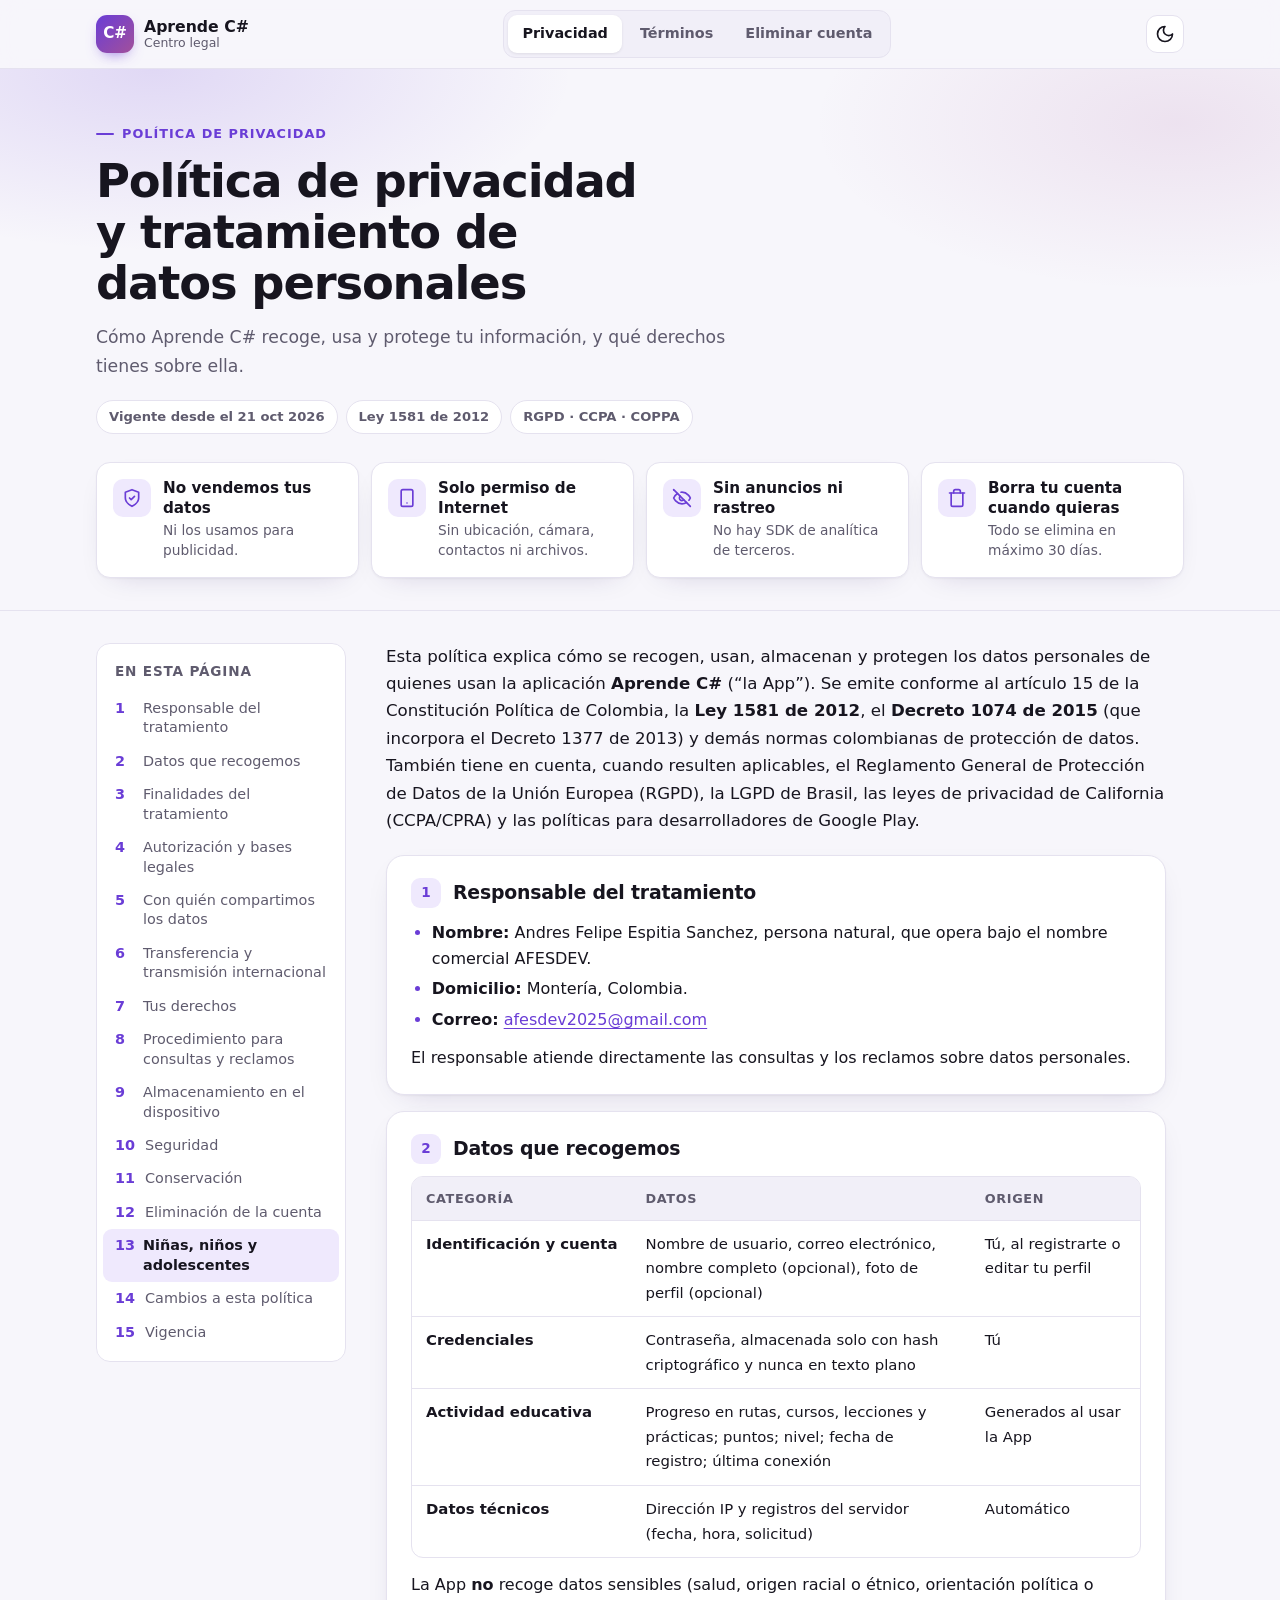
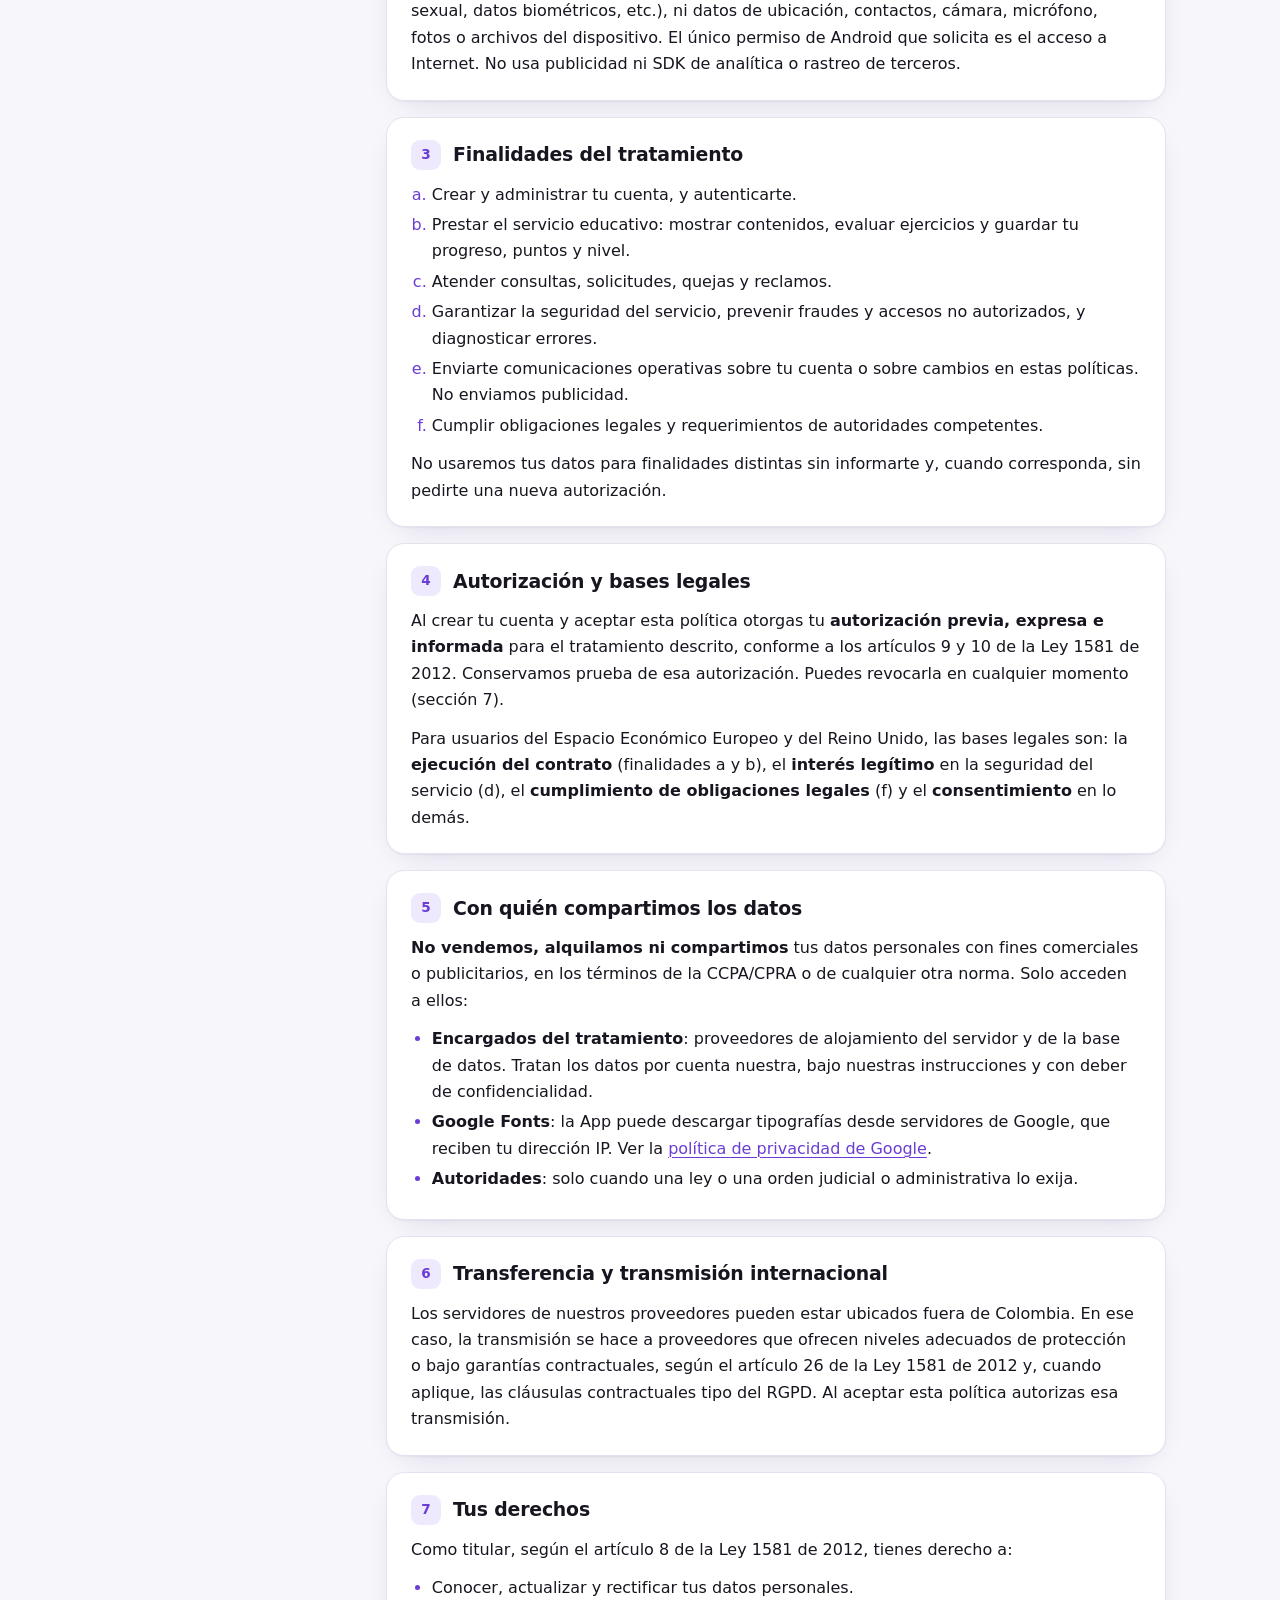
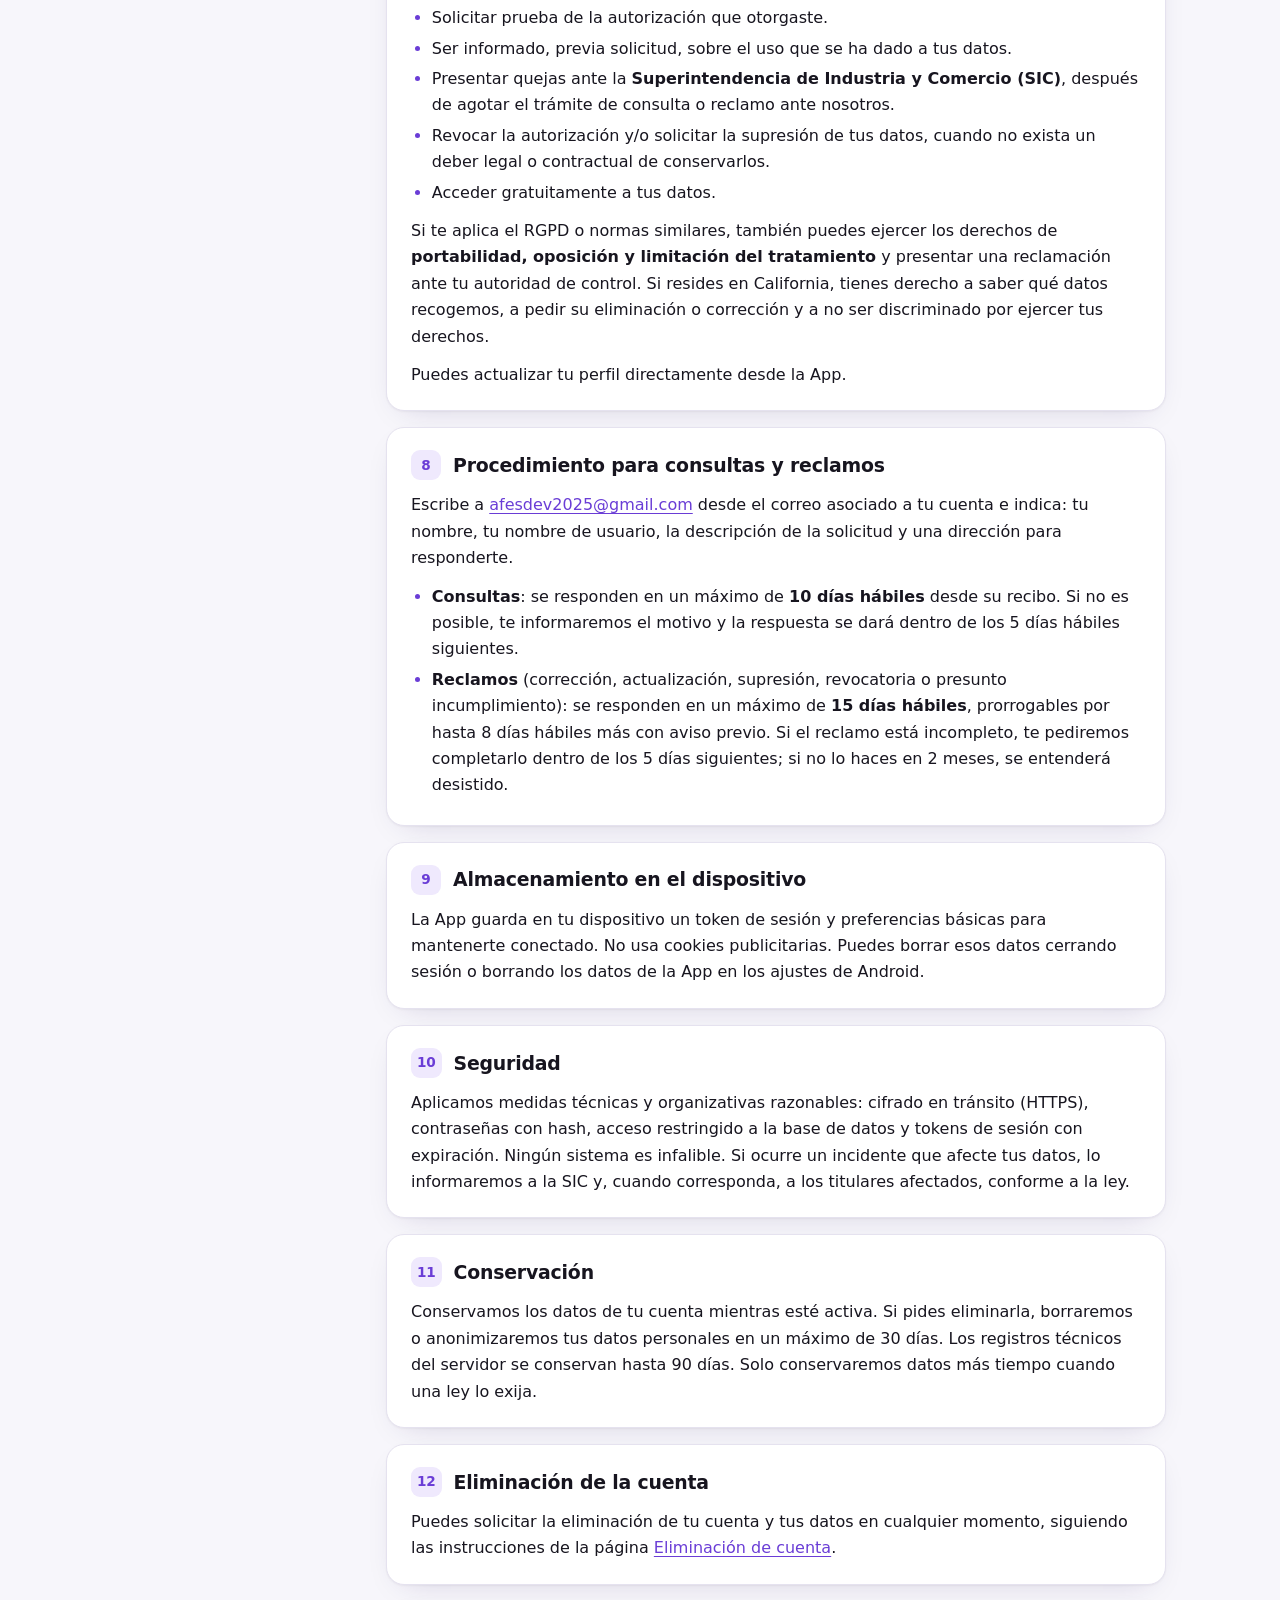
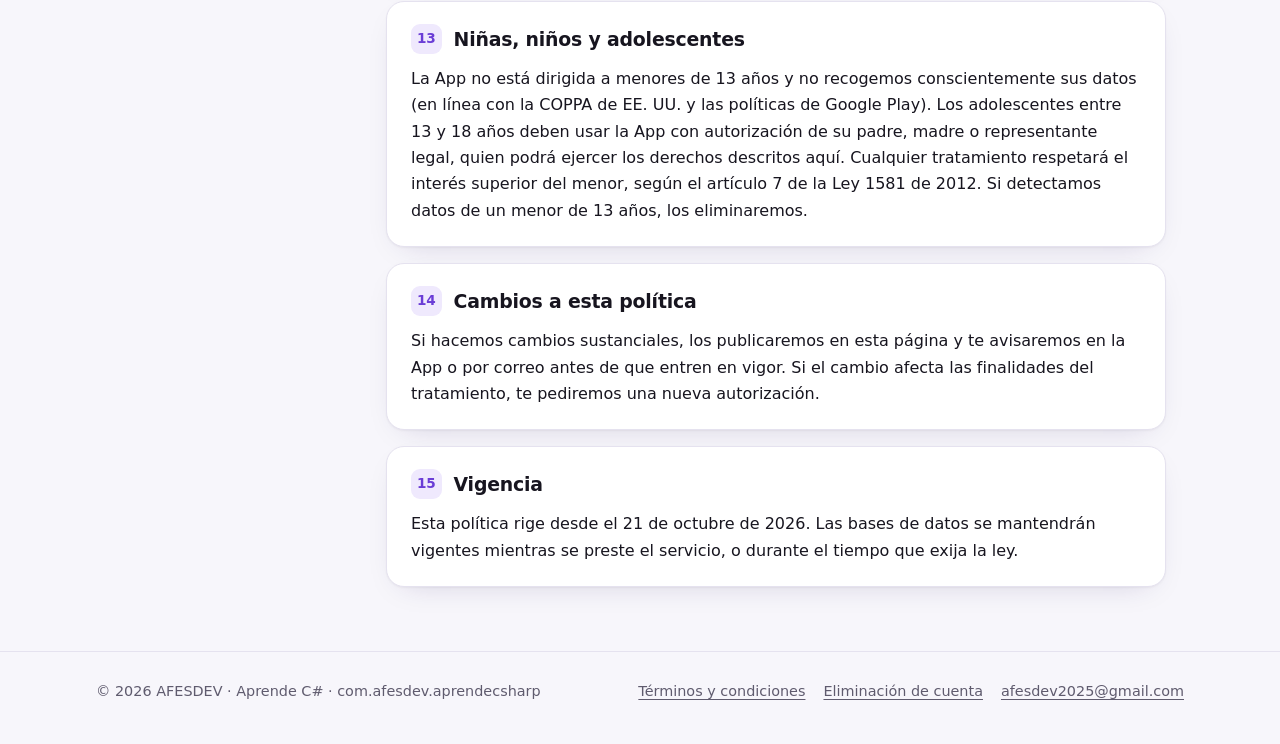
<file: index.html>
<!DOCTYPE html>
<html lang="es-419">
<head>
  <meta charset="utf-8" />
  <meta name="viewport" content="width=device-width, initial-scale=1" />
  <title>Política de privacidad — Aprende C#</title>
  <meta name="description" content="Política de tratamiento de datos personales de la aplicación Aprende C# (com.afesdev.aprendecsharp)." />
  <link rel="stylesheet" href="styles.css" />
  <script>try{var t=localStorage.getItem('theme');if(t)document.documentElement.dataset.theme=t}catch(e){}</script>
  <script src="app.js" defer></script>
</head>
<body>
<div class="topbar">
  <div class="wrap topbar-inner">
    <a class="brand" href="index.html"><span class="logo" aria-hidden="true">C#</span><span class="brand-text"><strong>Aprende C#</strong><small>Centro legal</small></span></a>
    <nav class="tabs" aria-label="Documentos legales">
      <a href="index.html" aria-current="page">Privacidad</a>
      <a href="terminos-y-condiciones.html">Términos</a>
      <a href="eliminacion-de-cuenta.html">Eliminar cuenta</a>
    </nav>
    <button class="theme-btn" type="button" data-theme-toggle aria-label="Cambiar entre tema claro y oscuro">
      <svg class="svg moon" viewBox="0 0 24 24" aria-hidden="true"><path d="M12 3a6 6 0 0 0 9 9 9 9 0 1 1-9-9z"/></svg>
      <svg class="svg sun" viewBox="0 0 24 24" aria-hidden="true"><circle cx="12" cy="12" r="4"/><path d="M12 2v2M12 20v2M4.93 4.93l1.41 1.41M17.66 17.66l1.41 1.41M2 12h2M20 12h2M6.34 17.66l-1.41 1.41M19.07 4.93l-1.41 1.41"/></svg>
    </button>
  </div>
</div>
<header class="hero">
  <div class="wrap">
    <p class="eyebrow">Política de privacidad</p>
    <h1>Política de privacidad y tratamiento de datos personales</h1>
    <p class="lead">Cómo Aprende C# recoge, usa y protege tu información, y qué derechos tienes sobre ella.</p>
    <ul class="chips">
      <li>Vigente desde el 21 oct 2026</li>
      <li>Ley 1581 de 2012</li>
      <li>RGPD · CCPA · COPPA</li>
    </ul>
    <div class="highlights">
      <div class="hl"><div class="ico"><svg class="svg" viewBox="0 0 24 24" aria-hidden="true"><path d="M12 22s8-4 8-10V5l-8-3-8 3v7c0 6 8 10 8 10z"/><path d="m9 12 2 2 4-4"/></svg></div><div><strong>No vendemos tus datos</strong><span>Ni los usamos para publicidad.</span></div></div>
      <div class="hl"><div class="ico"><svg class="svg" viewBox="0 0 24 24" aria-hidden="true"><rect x="5" y="2" width="14" height="20" rx="2"/><path d="M12 18h.01"/></svg></div><div><strong>Solo permiso de Internet</strong><span>Sin ubicación, cámara, contactos ni archivos.</span></div></div>
      <div class="hl"><div class="ico"><svg class="svg" viewBox="0 0 24 24" aria-hidden="true"><path d="M9.88 9.88a3 3 0 1 0 4.24 4.24"/><path d="M10.73 5.08A10.4 10.4 0 0 1 12 5c7 0 10 7 10 7a13 13 0 0 1-1.67 2.68"/><path d="M6.61 6.61A13.5 13.5 0 0 0 2 12s3 7 10 7a9.7 9.7 0 0 0 5.39-1.61"/><path d="M2 2l20 20"/></svg></div><div><strong>Sin anuncios ni rastreo</strong><span>No hay SDK de analítica de terceros.</span></div></div>
      <div class="hl"><div class="ico"><svg class="svg" viewBox="0 0 24 24" aria-hidden="true"><path d="M3 6h18"/><path d="M19 6v14a2 2 0 0 1-2 2H7a2 2 0 0 1-2-2V6"/><path d="M8 6V4a2 2 0 0 1 2-2h4a2 2 0 0 1 2 2v2"/></svg></div><div><strong>Borra tu cuenta cuando quieras</strong><span>Todo se elimina en máximo 30 días.</span></div></div>
    </div>
  </div>
</header>
<div class="wrap layout">
  <aside class="toc" aria-label="Índice"></aside>
  <main class="doc" id="contenido">
  <p>Esta política explica cómo se recogen, usan, almacenan y protegen los datos personales de quienes usan la aplicación <strong>Aprende C#</strong> (“la App”). Se emite conforme al artículo 15 de la Constitución Política de Colombia, la <strong>Ley 1581 de 2012</strong>, el <strong>Decreto 1074 de 2015</strong> (que incorpora el Decreto 1377 de 2013) y demás normas colombianas de protección de datos. También tiene en cuenta, cuando resulten aplicables, el Reglamento General de Protección de Datos de la Unión Europea (RGPD), la LGPD de Brasil, las leyes de privacidad de California (CCPA/CPRA) y las políticas para desarrolladores de Google Play.</p>

  <h2>1. Responsable del tratamiento</h2>
  <ul>
    <li><strong>Nombre:</strong> Andres Felipe Espitia Sanchez, persona natural, que opera bajo el nombre comercial AFESDEV.</li>
    <li><strong>Domicilio:</strong> Montería, Colombia.</li>
    <li><strong>Correo:</strong> <a href="mailto:afesdev2025@gmail.com">afesdev2025@gmail.com</a></li>
  </ul>
  <p>El responsable atiende directamente las consultas y los reclamos sobre datos personales.</p>

  <h2>2. Datos que recogemos</h2>
  <div class="table-wrap">
    <table>
      <thead><tr><th>Categoría</th><th>Datos</th><th>Origen</th></tr></thead>
      <tbody>
        <tr><td>Identificación y cuenta</td><td>Nombre de usuario, correo electrónico, nombre completo (opcional), foto de perfil (opcional)</td><td>Tú, al registrarte o editar tu perfil</td></tr>
        <tr><td>Credenciales</td><td>Contraseña, almacenada solo con hash criptográfico y nunca en texto plano</td><td>Tú</td></tr>
        <tr><td>Actividad educativa</td><td>Progreso en rutas, cursos, lecciones y prácticas; puntos; nivel; fecha de registro; última conexión</td><td>Generados al usar la App</td></tr>
        <tr><td>Datos técnicos</td><td>Dirección IP y registros del servidor (fecha, hora, solicitud)</td><td>Automático</td></tr>
      </tbody>
    </table>
  </div>
  <p>La App <strong>no</strong> recoge datos sensibles (salud, origen racial o étnico, orientación política o sexual, datos biométricos, etc.), ni datos de ubicación, contactos, cámara, micrófono, fotos o archivos del dispositivo. El único permiso de Android que solicita es el acceso a Internet. No usa publicidad ni SDK de analítica o rastreo de terceros.</p>

  <h2>3. Finalidades del tratamiento</h2>
  <ol type="a">
    <li>Crear y administrar tu cuenta, y autenticarte.</li>
    <li>Prestar el servicio educativo: mostrar contenidos, evaluar ejercicios y guardar tu progreso, puntos y nivel.</li>
    <li>Atender consultas, solicitudes, quejas y reclamos.</li>
    <li>Garantizar la seguridad del servicio, prevenir fraudes y accesos no autorizados, y diagnosticar errores.</li>
    <li>Enviarte comunicaciones operativas sobre tu cuenta o sobre cambios en estas políticas. No enviamos publicidad.</li>
    <li>Cumplir obligaciones legales y requerimientos de autoridades competentes.</li>
  </ol>
  <p>No usaremos tus datos para finalidades distintas sin informarte y, cuando corresponda, sin pedirte una nueva autorización.</p>

  <h2>4. Autorización y bases legales</h2>
  <p>Al crear tu cuenta y aceptar esta política otorgas tu <strong>autorización previa, expresa e informada</strong> para el tratamiento descrito, conforme a los artículos 9 y 10 de la Ley 1581 de 2012. Conservamos prueba de esa autorización. Puedes revocarla en cualquier momento (sección 7).</p>
  <p>Para usuarios del Espacio Económico Europeo y del Reino Unido, las bases legales son: la <strong>ejecución del contrato</strong> (finalidades a y b), el <strong>interés legítimo</strong> en la seguridad del servicio (d), el <strong>cumplimiento de obligaciones legales</strong> (f) y el <strong>consentimiento</strong> en lo demás.</p>

  <h2>5. Con quién compartimos los datos</h2>
  <p><strong>No vendemos, alquilamos ni compartimos</strong> tus datos personales con fines comerciales o publicitarios, en los términos de la CCPA/CPRA o de cualquier otra norma. Solo acceden a ellos:</p>
  <ul>
    <li><strong>Encargados del tratamiento</strong>: proveedores de alojamiento del servidor y de la base de datos. Tratan los datos por cuenta nuestra, bajo nuestras instrucciones y con deber de confidencialidad.</li>
    <li><strong>Google Fonts</strong>: la App puede descargar tipografías desde servidores de Google, que reciben tu dirección IP. Ver la <a href="https://policies.google.com/privacy" target="_blank" rel="noopener">política de privacidad de Google</a>.</li>
    <li><strong>Autoridades</strong>: solo cuando una ley o una orden judicial o administrativa lo exija.</li>
  </ul>

  <h2>6. Transferencia y transmisión internacional</h2>
  <p>Los servidores de nuestros proveedores pueden estar ubicados fuera de Colombia. En ese caso, la transmisión se hace a proveedores que ofrecen niveles adecuados de protección o bajo garantías contractuales, según el artículo 26 de la Ley 1581 de 2012 y, cuando aplique, las cláusulas contractuales tipo del RGPD. Al aceptar esta política autorizas esa transmisión.</p>

  <h2>7. Tus derechos</h2>
  <p>Como titular, según el artículo 8 de la Ley 1581 de 2012, tienes derecho a:</p>
  <ul>
    <li>Conocer, actualizar y rectificar tus datos personales.</li>
    <li>Solicitar prueba de la autorización que otorgaste.</li>
    <li>Ser informado, previa solicitud, sobre el uso que se ha dado a tus datos.</li>
    <li>Presentar quejas ante la <strong>Superintendencia de Industria y Comercio (SIC)</strong>, después de agotar el trámite de consulta o reclamo ante nosotros.</li>
    <li>Revocar la autorización y/o solicitar la supresión de tus datos, cuando no exista un deber legal o contractual de conservarlos.</li>
    <li>Acceder gratuitamente a tus datos.</li>
  </ul>
  <p>Si te aplica el RGPD o normas similares, también puedes ejercer los derechos de <strong>portabilidad, oposición y limitación del tratamiento</strong> y presentar una reclamación ante tu autoridad de control. Si resides en California, tienes derecho a saber qué datos recogemos, a pedir su eliminación o corrección y a no ser discriminado por ejercer tus derechos.</p>
  <p>Puedes actualizar tu perfil directamente desde la App.</p>

  <h2>8. Procedimiento para consultas y reclamos</h2>
  <p>Escribe a <a href="mailto:afesdev2025@gmail.com">afesdev2025@gmail.com</a> desde el correo asociado a tu cuenta e indica: tu nombre, tu nombre de usuario, la descripción de la solicitud y una dirección para responderte.</p>
  <ul>
    <li><strong>Consultas</strong>: se responden en un máximo de <strong>10 días hábiles</strong> desde su recibo. Si no es posible, te informaremos el motivo y la respuesta se dará dentro de los 5 días hábiles siguientes.</li>
    <li><strong>Reclamos</strong> (corrección, actualización, supresión, revocatoria o presunto incumplimiento): se responden en un máximo de <strong>15 días hábiles</strong>, prorrogables por hasta 8 días hábiles más con aviso previo. Si el reclamo está incompleto, te pediremos completarlo dentro de los 5 días siguientes; si no lo haces en 2 meses, se entenderá desistido.</li>
  </ul>

  <h2>9. Almacenamiento en el dispositivo</h2>
  <p>La App guarda en tu dispositivo un token de sesión y preferencias básicas para mantenerte conectado. No usa cookies publicitarias. Puedes borrar esos datos cerrando sesión o borrando los datos de la App en los ajustes de Android.</p>

  <h2>10. Seguridad</h2>
  <p>Aplicamos medidas técnicas y organizativas razonables: cifrado en tránsito (HTTPS), contraseñas con hash, acceso restringido a la base de datos y tokens de sesión con expiración. Ningún sistema es infalible. Si ocurre un incidente que afecte tus datos, lo informaremos a la SIC y, cuando corresponda, a los titulares afectados, conforme a la ley.</p>

  <h2>11. Conservación</h2>
  <p>Conservamos los datos de tu cuenta mientras esté activa. Si pides eliminarla, borraremos o anonimizaremos tus datos personales en un máximo de 30 días. Los registros técnicos del servidor se conservan hasta 90 días. Solo conservaremos datos más tiempo cuando una ley lo exija.</p>

  <h2>12. Eliminación de la cuenta</h2>
  <p>Puedes solicitar la eliminación de tu cuenta y tus datos en cualquier momento, siguiendo las instrucciones de la página <a href="eliminacion-de-cuenta.html">Eliminación de cuenta</a>.</p>

  <h2>13. Niñas, niños y adolescentes</h2>
  <p>La App no está dirigida a menores de 13 años y no recogemos conscientemente sus datos (en línea con la COPPA de EE. UU. y las políticas de Google Play). Los adolescentes entre 13 y 18 años deben usar la App con autorización de su padre, madre o representante legal, quien podrá ejercer los derechos descritos aquí. Cualquier tratamiento respetará el interés superior del menor, según el artículo 7 de la Ley 1581 de 2012. Si detectamos datos de un menor de 13 años, los eliminaremos.</p>

  <h2>14. Cambios a esta política</h2>
  <p>Si hacemos cambios sustanciales, los publicaremos en esta página y te avisaremos en la App o por correo antes de que entren en vigor. Si el cambio afecta las finalidades del tratamiento, te pediremos una nueva autorización.</p>

  <h2>15. Vigencia</h2>
  <p>Esta política rige desde el 21 de octubre de 2026. Las bases de datos se mantendrán vigentes mientras se preste el servicio, o durante el tiempo que exija la ley.</p>

  </main>
</div>
<footer class="site-footer">
  <div class="wrap">
    <span>© 2026 AFESDEV · Aprende C# · com.afesdev.aprendecsharp</span>
    <nav aria-label="Enlaces legales"><a href="terminos-y-condiciones.html">Términos y condiciones</a> <a href="eliminacion-de-cuenta.html">Eliminación de cuenta</a> <a href="mailto:afesdev2025@gmail.com">afesdev2025@gmail.com</a></nav>
  </div>
</footer>
</body>
</html>
</file>
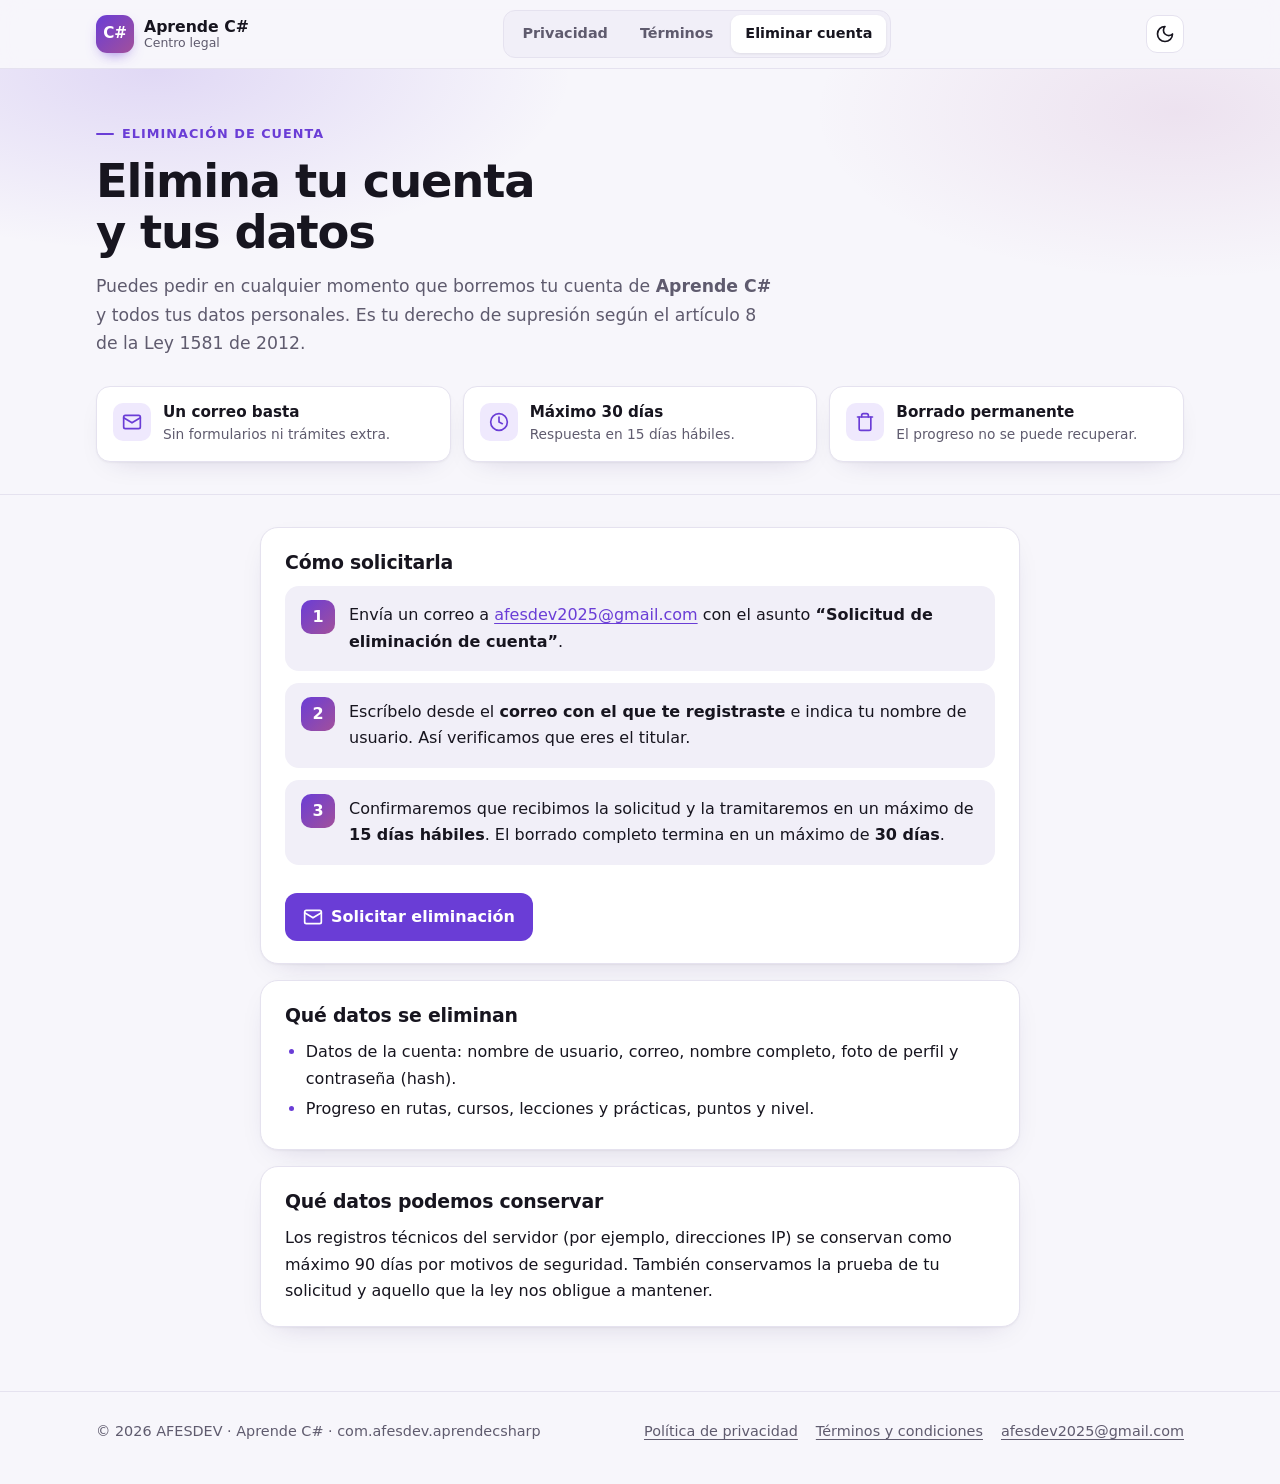
<file: eliminacion-de-cuenta.html>
<!DOCTYPE html>
<html lang="es-419">
<head>
  <meta charset="utf-8" />
  <meta name="viewport" content="width=device-width, initial-scale=1" />
  <title>Eliminación de cuenta — Aprende C#</title>
  <meta name="description" content="Cómo solicitar la eliminación de tu cuenta y tus datos en Aprende C#." />
  <link rel="stylesheet" href="styles.css" />
  <script>try{var t=localStorage.getItem('theme');if(t)document.documentElement.dataset.theme=t}catch(e){}</script>
  <script src="app.js" defer></script>
</head>
<body>
<div class="topbar">
  <div class="wrap topbar-inner">
    <a class="brand" href="index.html"><span class="logo" aria-hidden="true">C#</span><span class="brand-text"><strong>Aprende C#</strong><small>Centro legal</small></span></a>
    <nav class="tabs" aria-label="Documentos legales">
      <a href="index.html">Privacidad</a>
      <a href="terminos-y-condiciones.html">Términos</a>
      <a href="eliminacion-de-cuenta.html" aria-current="page">Eliminar cuenta</a>
    </nav>
    <button class="theme-btn" type="button" data-theme-toggle aria-label="Cambiar entre tema claro y oscuro">
      <svg class="svg moon" viewBox="0 0 24 24" aria-hidden="true"><path d="M12 3a6 6 0 0 0 9 9 9 9 0 1 1-9-9z"/></svg>
      <svg class="svg sun" viewBox="0 0 24 24" aria-hidden="true"><circle cx="12" cy="12" r="4"/><path d="M12 2v2M12 20v2M4.93 4.93l1.41 1.41M17.66 17.66l1.41 1.41M2 12h2M20 12h2M6.34 17.66l-1.41 1.41M19.07 4.93l-1.41 1.41"/></svg>
    </button>
  </div>
</div>
<header class="hero">
  <div class="wrap">
    <p class="eyebrow">Eliminación de cuenta</p>
    <h1>Elimina tu cuenta y tus datos</h1>
    <p class="lead">Puedes pedir en cualquier momento que borremos tu cuenta de <strong>Aprende C#</strong> y todos tus datos personales. Es tu derecho de supresión según el artículo 8 de la Ley 1581 de 2012.</p>
    <div class="highlights">
      <div class="hl"><div class="ico"><svg class="svg" viewBox="0 0 24 24" aria-hidden="true"><rect x="2" y="4" width="20" height="16" rx="2"/><path d="m22 7-10 6L2 7"/></svg></div><div><strong>Un correo basta</strong><span>Sin formularios ni trámites extra.</span></div></div>
      <div class="hl"><div class="ico"><svg class="svg" viewBox="0 0 24 24" aria-hidden="true"><circle cx="12" cy="12" r="10"/><path d="M12 6v6l4 2"/></svg></div><div><strong>Máximo 30 días</strong><span>Respuesta en 15 días hábiles.</span></div></div>
      <div class="hl"><div class="ico"><svg class="svg" viewBox="0 0 24 24" aria-hidden="true"><path d="M3 6h18"/><path d="M19 6v14a2 2 0 0 1-2 2H7a2 2 0 0 1-2-2V6"/><path d="M8 6V4a2 2 0 0 1 2-2h4a2 2 0 0 1 2 2v2"/></svg></div><div><strong>Borrado permanente</strong><span>El progreso no se puede recuperar.</span></div></div>
    </div>
  </div>
</header>
<div class="wrap layout">
  <aside class="toc" aria-label="Índice"></aside>
  <main class="doc" id="contenido">
    <h2>Cómo solicitarla</h2>
    <ol class="steps">
      <li>Envía un correo a <a href="mailto:afesdev2025@gmail.com?subject=Solicitud%20de%20eliminaci%C3%B3n%20de%20cuenta">afesdev2025@gmail.com</a> con el asunto <strong>“Solicitud de eliminación de cuenta”</strong>.</li>
      <li>Escríbelo desde el <strong>correo con el que te registraste</strong> e indica tu nombre de usuario. Así verificamos que eres el titular.</li>
      <li>Confirmaremos que recibimos la solicitud y la tramitaremos en un máximo de <strong>15 días hábiles</strong>. El borrado completo termina en un máximo de <strong>30 días</strong>.</li>
    </ol>
    <a class="cta" href="mailto:afesdev2025@gmail.com?subject=Solicitud%20de%20eliminaci%C3%B3n%20de%20cuenta"><svg class="svg" viewBox="0 0 24 24" aria-hidden="true"><rect x="2" y="4" width="20" height="16" rx="2"/><path d="m22 7-10 6L2 7"/></svg>Solicitar eliminación</a>

    <h2>Qué datos se eliminan</h2>
    <ul>
      <li>Datos de la cuenta: nombre de usuario, correo, nombre completo, foto de perfil y contraseña (hash).</li>
      <li>Progreso en rutas, cursos, lecciones y prácticas, puntos y nivel.</li>
    </ul>

    <h2>Qué datos podemos conservar</h2>
    <p>Los registros técnicos del servidor (por ejemplo, direcciones IP) se conservan como máximo 90 días por motivos de seguridad. También conservamos la prueba de tu solicitud y aquello que la ley nos obligue a mantener.</p>
  </main>
</div>
<footer class="site-footer">
  <div class="wrap">
    <span>© 2026 AFESDEV · Aprende C# · com.afesdev.aprendecsharp</span>
    <nav aria-label="Enlaces legales"><a href="index.html">Política de privacidad</a> <a href="terminos-y-condiciones.html">Términos y condiciones</a> <a href="mailto:afesdev2025@gmail.com">afesdev2025@gmail.com</a></nav>
  </div>
</footer>
</body>
</html>
</file>
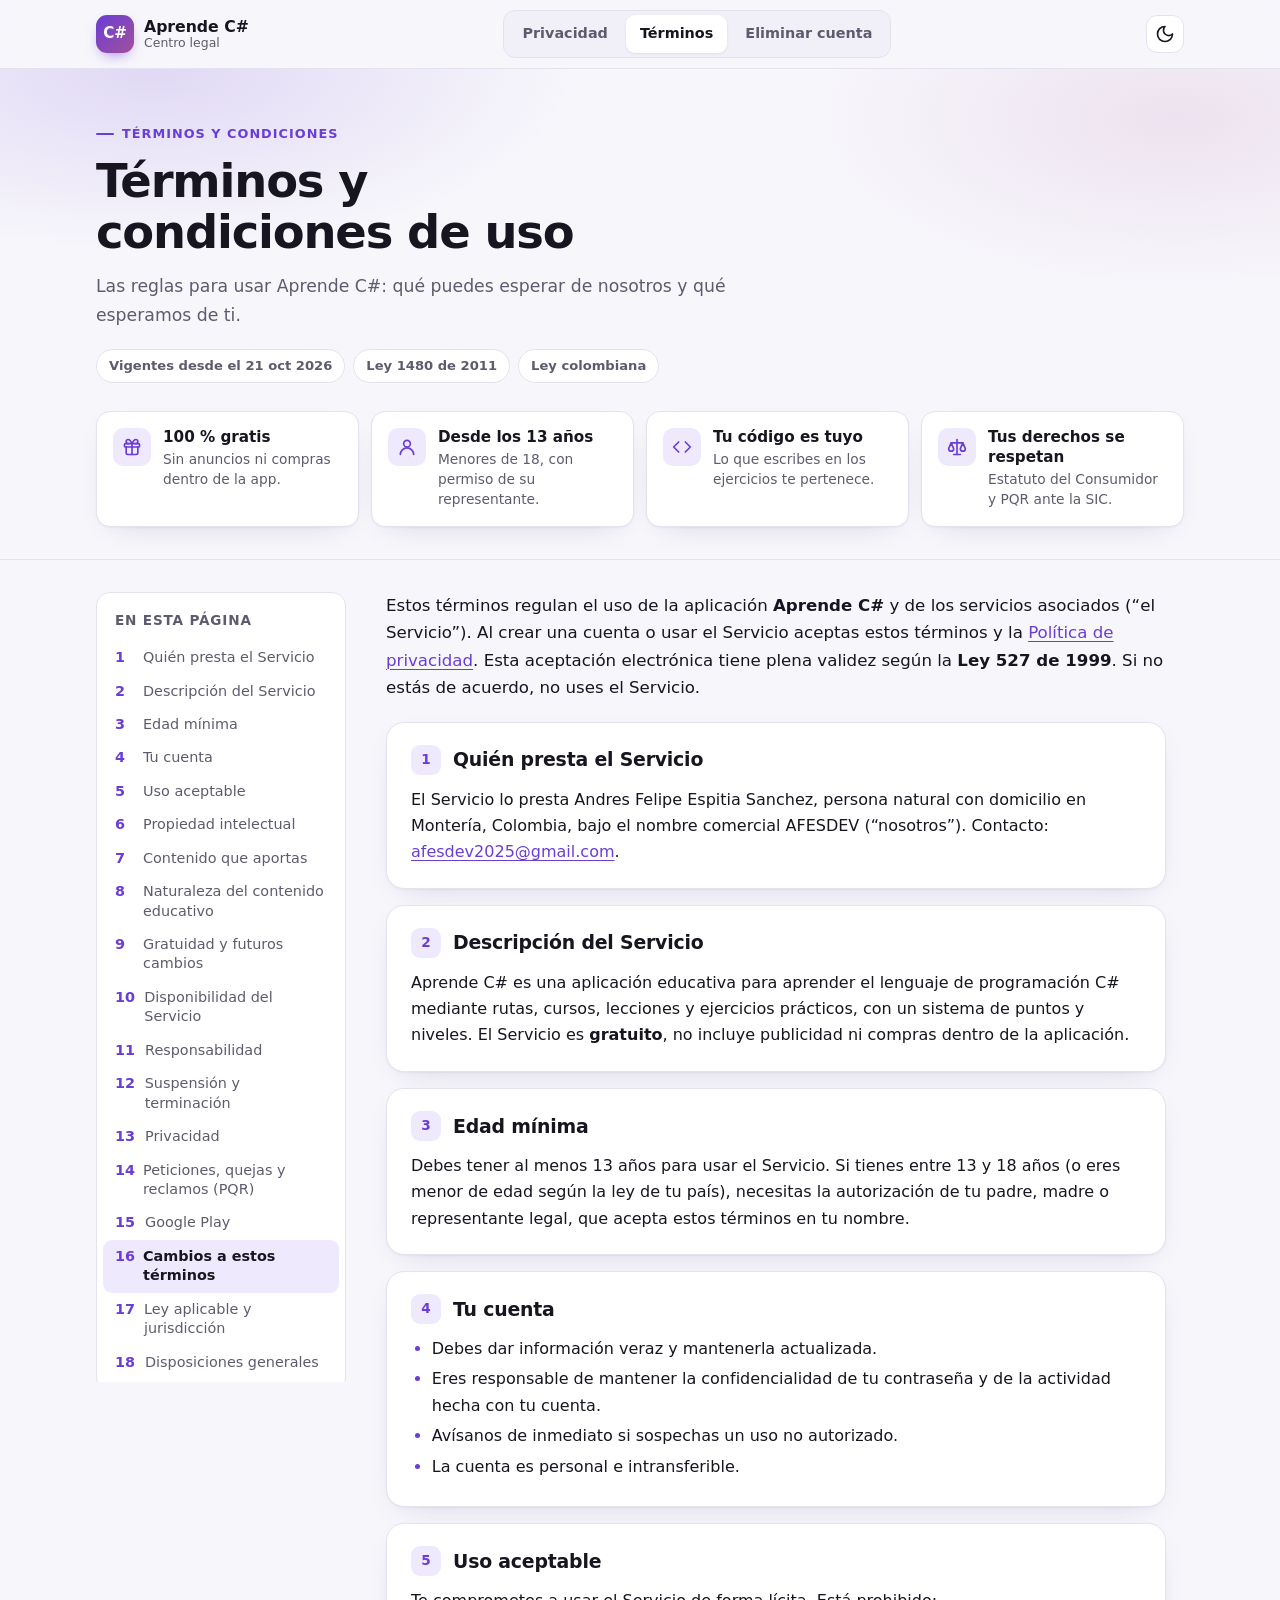
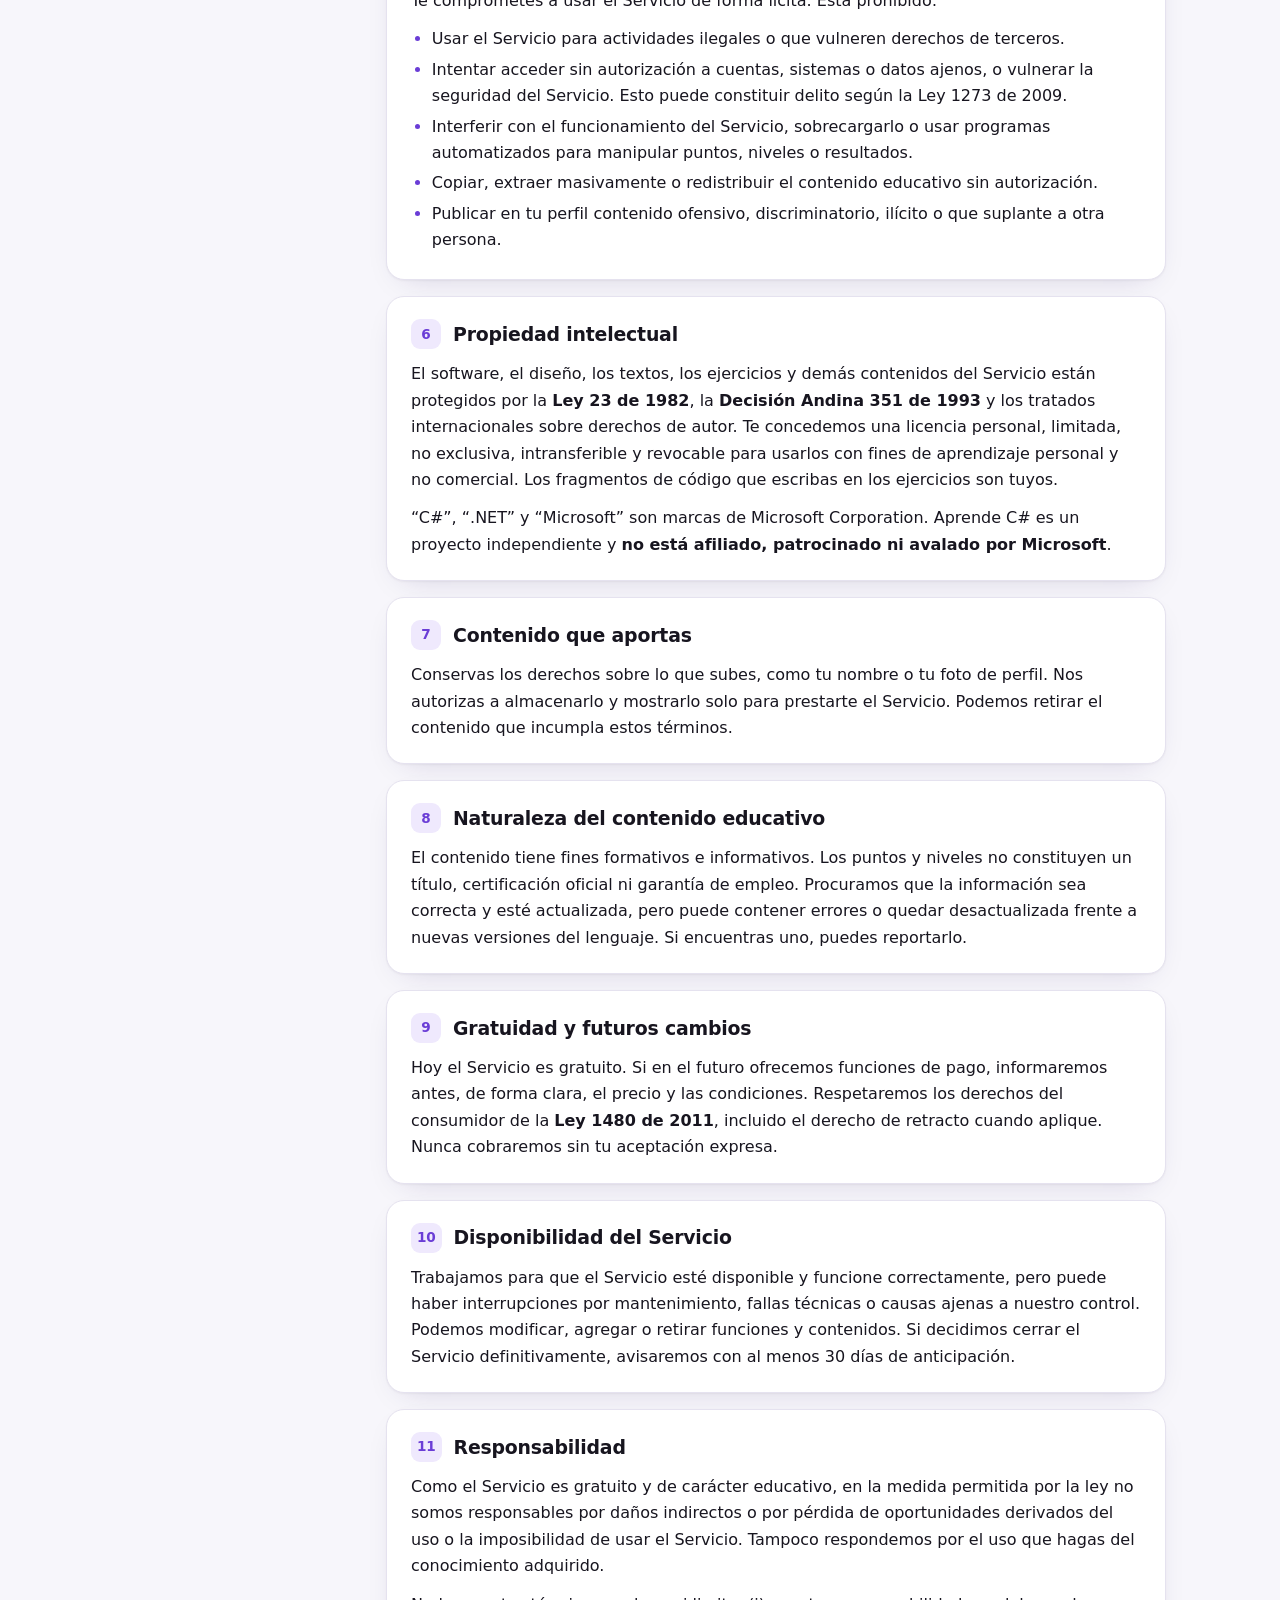
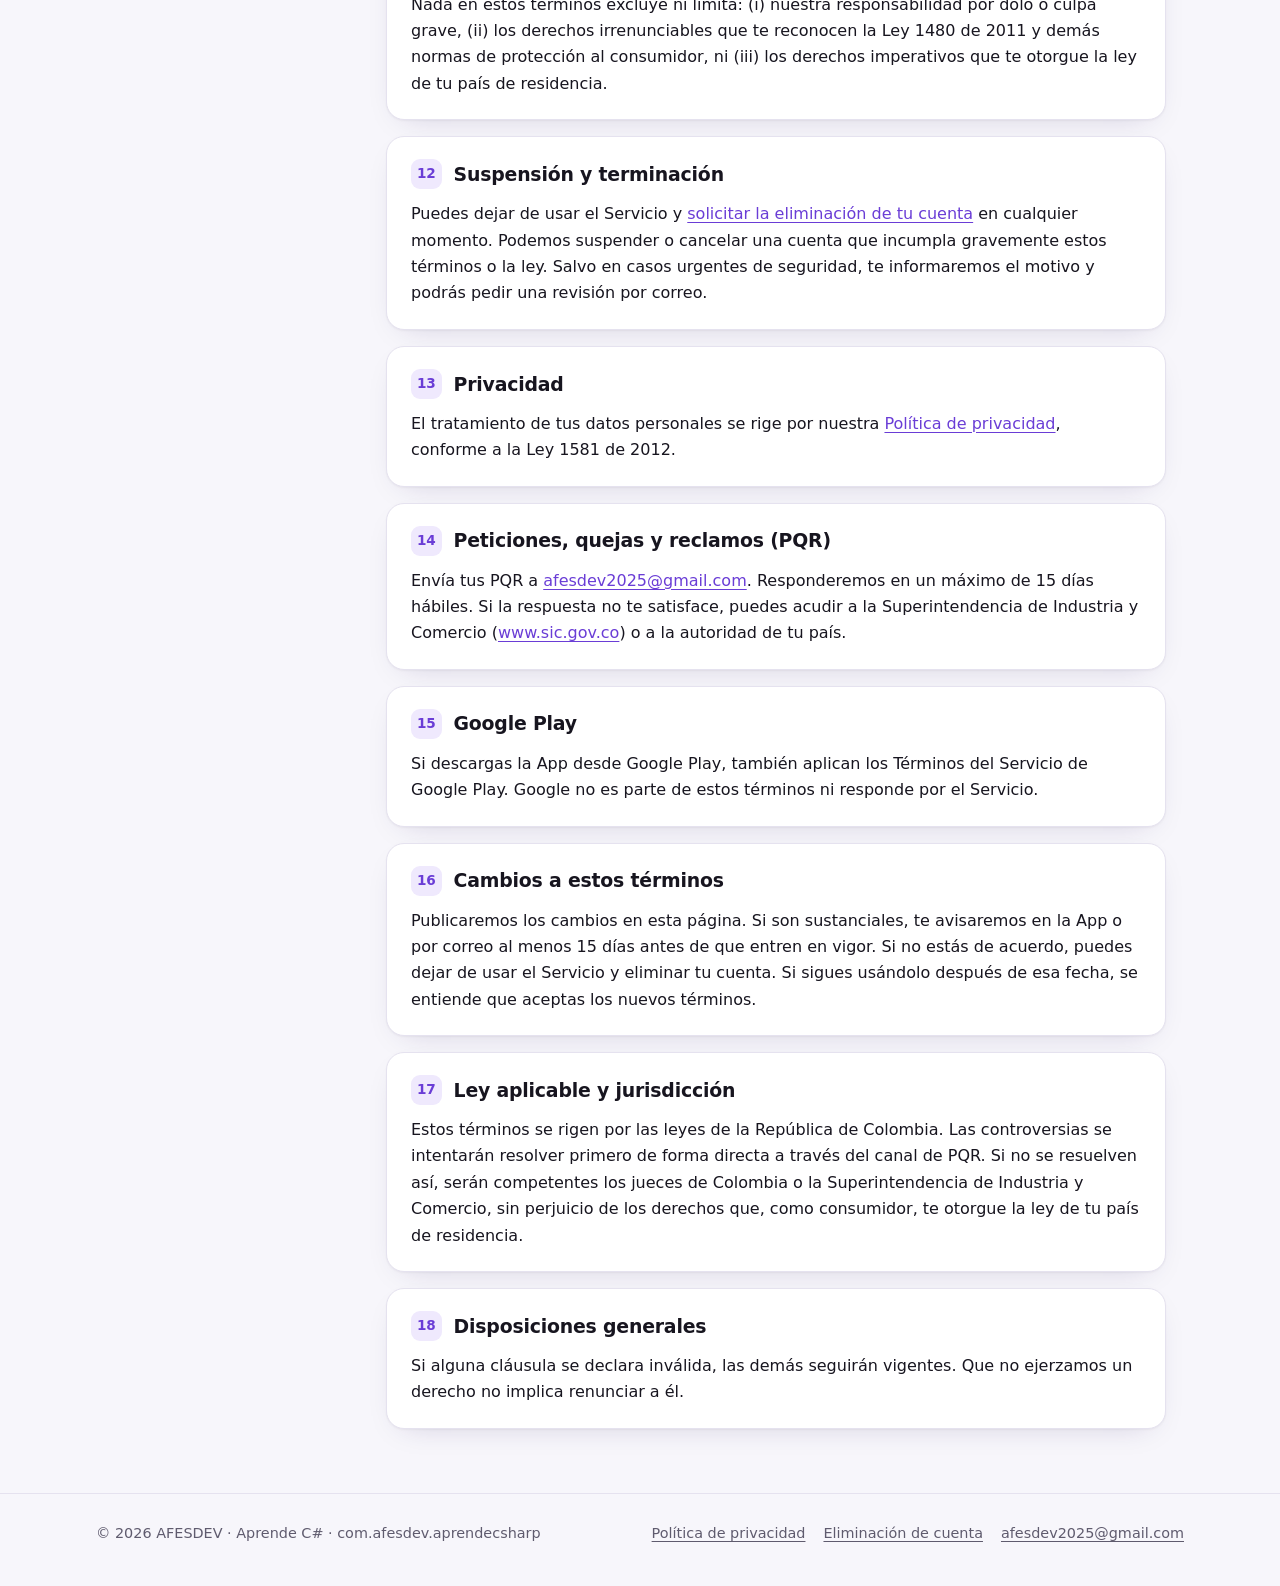
<file: terminos-y-condiciones.html>
<!DOCTYPE html>
<html lang="es-419">
<head>
  <meta charset="utf-8" />
  <meta name="viewport" content="width=device-width, initial-scale=1" />
  <title>Términos y condiciones — Aprende C#</title>
  <meta name="description" content="Términos y condiciones de uso de la aplicación Aprende C# (com.afesdev.aprendecsharp)." />
  <link rel="stylesheet" href="styles.css" />
  <script>try{var t=localStorage.getItem('theme');if(t)document.documentElement.dataset.theme=t}catch(e){}</script>
  <script src="app.js" defer></script>
</head>
<body>
<div class="topbar">
  <div class="wrap topbar-inner">
    <a class="brand" href="index.html"><span class="logo" aria-hidden="true">C#</span><span class="brand-text"><strong>Aprende C#</strong><small>Centro legal</small></span></a>
    <nav class="tabs" aria-label="Documentos legales">
      <a href="index.html">Privacidad</a>
      <a href="terminos-y-condiciones.html" aria-current="page">Términos</a>
      <a href="eliminacion-de-cuenta.html">Eliminar cuenta</a>
    </nav>
    <button class="theme-btn" type="button" data-theme-toggle aria-label="Cambiar entre tema claro y oscuro">
      <svg class="svg moon" viewBox="0 0 24 24" aria-hidden="true"><path d="M12 3a6 6 0 0 0 9 9 9 9 0 1 1-9-9z"/></svg>
      <svg class="svg sun" viewBox="0 0 24 24" aria-hidden="true"><circle cx="12" cy="12" r="4"/><path d="M12 2v2M12 20v2M4.93 4.93l1.41 1.41M17.66 17.66l1.41 1.41M2 12h2M20 12h2M6.34 17.66l-1.41 1.41M19.07 4.93l-1.41 1.41"/></svg>
    </button>
  </div>
</div>
<header class="hero">
  <div class="wrap">
    <p class="eyebrow">Términos y condiciones</p>
    <h1>Términos y condiciones de uso</h1>
    <p class="lead">Las reglas para usar Aprende C#: qué puedes esperar de nosotros y qué esperamos de ti.</p>
    <ul class="chips">
      <li>Vigentes desde el 21 oct 2026</li>
      <li>Ley 1480 de 2011</li>
      <li>Ley colombiana</li>
    </ul>
    <div class="highlights">
      <div class="hl"><div class="ico"><svg class="svg" viewBox="0 0 24 24" aria-hidden="true"><rect x="3" y="8" width="18" height="4" rx="1"/><path d="M12 8v13"/><path d="M19 12v7a2 2 0 0 1-2 2H7a2 2 0 0 1-2-2v-7"/><path d="M7.5 8a2.5 2.5 0 0 1 0-5C10 3 12 8 12 8s2-5 4.5-5a2.5 2.5 0 0 1 0 5"/></svg></div><div><strong>100 % gratis</strong><span>Sin anuncios ni compras dentro de la app.</span></div></div>
      <div class="hl"><div class="ico"><svg class="svg" viewBox="0 0 24 24" aria-hidden="true"><circle cx="12" cy="8" r="4"/><path d="M4 21a8 8 0 0 1 16 0"/></svg></div><div><strong>Desde los 13 años</strong><span>Menores de 18, con permiso de su representante.</span></div></div>
      <div class="hl"><div class="ico"><svg class="svg" viewBox="0 0 24 24" aria-hidden="true"><path d="m16 18 6-6-6-6"/><path d="m8 6-6 6 6 6"/></svg></div><div><strong>Tu código es tuyo</strong><span>Lo que escribes en los ejercicios te pertenece.</span></div></div>
      <div class="hl"><div class="ico"><svg class="svg" viewBox="0 0 24 24" aria-hidden="true"><path d="M12 3v18"/><path d="M5 7h14"/><path d="m5 7-3 7a3 3 0 0 0 6 0z"/><path d="m19 7-3 7a3 3 0 0 0 6 0z"/><path d="M8 21h8"/></svg></div><div><strong>Tus derechos se respetan</strong><span>Estatuto del Consumidor y PQR ante la SIC.</span></div></div>
    </div>
  </div>
</header>
<div class="wrap layout">
  <aside class="toc" aria-label="Índice"></aside>
  <main class="doc" id="contenido">
  <p>Estos términos regulan el uso de la aplicación <strong>Aprende C#</strong> y de los servicios asociados (“el Servicio”). Al crear una cuenta o usar el Servicio aceptas estos términos y la <a href="index.html">Política de privacidad</a>. Esta aceptación electrónica tiene plena validez según la <strong>Ley 527 de 1999</strong>. Si no estás de acuerdo, no uses el Servicio.</p>

  <h2>1. Quién presta el Servicio</h2>
  <p>El Servicio lo presta Andres Felipe Espitia Sanchez, persona natural con domicilio en Montería, Colombia, bajo el nombre comercial AFESDEV (“nosotros”). Contacto: <a href="mailto:afesdev2025@gmail.com">afesdev2025@gmail.com</a>.</p>

  <h2>2. Descripción del Servicio</h2>
  <p>Aprende C# es una aplicación educativa para aprender el lenguaje de programación C# mediante rutas, cursos, lecciones y ejercicios prácticos, con un sistema de puntos y niveles. El Servicio es <strong>gratuito</strong>, no incluye publicidad ni compras dentro de la aplicación.</p>

  <h2>3. Edad mínima</h2>
  <p>Debes tener al menos 13 años para usar el Servicio. Si tienes entre 13 y 18 años (o eres menor de edad según la ley de tu país), necesitas la autorización de tu padre, madre o representante legal, que acepta estos términos en tu nombre.</p>

  <h2>4. Tu cuenta</h2>
  <ul>
    <li>Debes dar información veraz y mantenerla actualizada.</li>
    <li>Eres responsable de mantener la confidencialidad de tu contraseña y de la actividad hecha con tu cuenta.</li>
    <li>Avísanos de inmediato si sospechas un uso no autorizado.</li>
    <li>La cuenta es personal e intransferible.</li>
  </ul>

  <h2>5. Uso aceptable</h2>
  <p>Te comprometes a usar el Servicio de forma lícita. Está prohibido:</p>
  <ul>
    <li>Usar el Servicio para actividades ilegales o que vulneren derechos de terceros.</li>
    <li>Intentar acceder sin autorización a cuentas, sistemas o datos ajenos, o vulnerar la seguridad del Servicio. Esto puede constituir delito según la Ley 1273 de 2009.</li>
    <li>Interferir con el funcionamiento del Servicio, sobrecargarlo o usar programas automatizados para manipular puntos, niveles o resultados.</li>
    <li>Copiar, extraer masivamente o redistribuir el contenido educativo sin autorización.</li>
    <li>Publicar en tu perfil contenido ofensivo, discriminatorio, ilícito o que suplante a otra persona.</li>
  </ul>

  <h2>6. Propiedad intelectual</h2>
  <p>El software, el diseño, los textos, los ejercicios y demás contenidos del Servicio están protegidos por la <strong>Ley 23 de 1982</strong>, la <strong>Decisión Andina 351 de 1993</strong> y los tratados internacionales sobre derechos de autor. Te concedemos una licencia personal, limitada, no exclusiva, intransferible y revocable para usarlos con fines de aprendizaje personal y no comercial. Los fragmentos de código que escribas en los ejercicios son tuyos.</p>
  <p>“C#”, “.NET” y “Microsoft” son marcas de Microsoft Corporation. Aprende C# es un proyecto independiente y <strong>no está afiliado, patrocinado ni avalado por Microsoft</strong>.</p>

  <h2>7. Contenido que aportas</h2>
  <p>Conservas los derechos sobre lo que subes, como tu nombre o tu foto de perfil. Nos autorizas a almacenarlo y mostrarlo solo para prestarte el Servicio. Podemos retirar el contenido que incumpla estos términos.</p>

  <h2>8. Naturaleza del contenido educativo</h2>
  <p>El contenido tiene fines formativos e informativos. Los puntos y niveles no constituyen un título, certificación oficial ni garantía de empleo. Procuramos que la información sea correcta y esté actualizada, pero puede contener errores o quedar desactualizada frente a nuevas versiones del lenguaje. Si encuentras uno, puedes reportarlo.</p>

  <h2>9. Gratuidad y futuros cambios</h2>
  <p>Hoy el Servicio es gratuito. Si en el futuro ofrecemos funciones de pago, informaremos antes, de forma clara, el precio y las condiciones. Respetaremos los derechos del consumidor de la <strong>Ley 1480 de 2011</strong>, incluido el derecho de retracto cuando aplique. Nunca cobraremos sin tu aceptación expresa.</p>

  <h2>10. Disponibilidad del Servicio</h2>
  <p>Trabajamos para que el Servicio esté disponible y funcione correctamente, pero puede haber interrupciones por mantenimiento, fallas técnicas o causas ajenas a nuestro control. Podemos modificar, agregar o retirar funciones y contenidos. Si decidimos cerrar el Servicio definitivamente, avisaremos con al menos 30 días de anticipación.</p>

  <h2>11. Responsabilidad</h2>
  <p>Como el Servicio es gratuito y de carácter educativo, en la medida permitida por la ley no somos responsables por daños indirectos o por pérdida de oportunidades derivados del uso o la imposibilidad de usar el Servicio. Tampoco respondemos por el uso que hagas del conocimiento adquirido.</p>
  <p>Nada en estos términos excluye ni limita: (i) nuestra responsabilidad por dolo o culpa grave, (ii) los derechos irrenunciables que te reconocen la Ley 1480 de 2011 y demás normas de protección al consumidor, ni (iii) los derechos imperativos que te otorgue la ley de tu país de residencia.</p>

  <h2>12. Suspensión y terminación</h2>
  <p>Puedes dejar de usar el Servicio y <a href="eliminacion-de-cuenta.html">solicitar la eliminación de tu cuenta</a> en cualquier momento. Podemos suspender o cancelar una cuenta que incumpla gravemente estos términos o la ley. Salvo en casos urgentes de seguridad, te informaremos el motivo y podrás pedir una revisión por correo.</p>

  <h2>13. Privacidad</h2>
  <p>El tratamiento de tus datos personales se rige por nuestra <a href="index.html">Política de privacidad</a>, conforme a la Ley 1581 de 2012.</p>

  <h2>14. Peticiones, quejas y reclamos (PQR)</h2>
  <p>Envía tus PQR a <a href="mailto:afesdev2025@gmail.com">afesdev2025@gmail.com</a>. Responderemos en un máximo de 15 días hábiles. Si la respuesta no te satisface, puedes acudir a la Superintendencia de Industria y Comercio (<a href="https://www.sic.gov.co" target="_blank" rel="noopener">www.sic.gov.co</a>) o a la autoridad de tu país.</p>

  <h2>15. Google Play</h2>
  <p>Si descargas la App desde Google Play, también aplican los Términos del Servicio de Google Play. Google no es parte de estos términos ni responde por el Servicio.</p>

  <h2>16. Cambios a estos términos</h2>
  <p>Publicaremos los cambios en esta página. Si son sustanciales, te avisaremos en la App o por correo al menos 15 días antes de que entren en vigor. Si no estás de acuerdo, puedes dejar de usar el Servicio y eliminar tu cuenta. Si sigues usándolo después de esa fecha, se entiende que aceptas los nuevos términos.</p>

  <h2>17. Ley aplicable y jurisdicción</h2>
  <p>Estos términos se rigen por las leyes de la República de Colombia. Las controversias se intentarán resolver primero de forma directa a través del canal de PQR. Si no se resuelven así, serán competentes los jueces de Colombia o la Superintendencia de Industria y Comercio, sin perjuicio de los derechos que, como consumidor, te otorgue la ley de tu país de residencia.</p>

  <h2>18. Disposiciones generales</h2>
  <p>Si alguna cláusula se declara inválida, las demás seguirán vigentes. Que no ejerzamos un derecho no implica renunciar a él.</p>

  </main>
</div>
<footer class="site-footer">
  <div class="wrap">
    <span>© 2026 AFESDEV · Aprende C# · com.afesdev.aprendecsharp</span>
    <nav aria-label="Enlaces legales"><a href="index.html">Política de privacidad</a> <a href="eliminacion-de-cuenta.html">Eliminación de cuenta</a> <a href="mailto:afesdev2025@gmail.com">afesdev2025@gmail.com</a></nav>
  </div>
</footer>
</body>
</html>
</file>
<file: styles.css>
/* Páginas legales de Aprende C# */
:root{
  --bg:#f7f6fb;--surface:#fff;--surface-2:#f1eff8;--text:#17151f;--muted:#5f5b6e;--line:#e5e2ef;
  --accent:#6a3dd6;--accent-2:#a2509b;--accent-soft:#efe9fd;--on-accent:#fff;
  --ph:#fff0b3;--ph-text:#5a4300;
  --shadow:0 1px 2px rgb(23 21 31 / .04),0 10px 30px -18px rgb(40 20 90 / .25);
  --radius:18px;
  color-scheme:light;
}
@media (prefers-color-scheme:dark){
  :root:not([data-theme="light"]){
    --bg:#0e0d13;--surface:#16151d;--surface-2:#1d1b27;--text:#ecebf3;--muted:#a4a1b5;--line:#2a2837;
    --accent:#b49dff;--accent-2:#de8fd4;--accent-soft:#241e3b;--on-accent:#14111f;
    --ph:#463800;--ph-text:#ffe58a;--shadow:0 1px 0 rgb(255 255 255 / .03);
    color-scheme:dark;
  }
}
:root[data-theme="dark"]{
  --bg:#0e0d13;--surface:#16151d;--surface-2:#1d1b27;--text:#ecebf3;--muted:#a4a1b5;--line:#2a2837;
  --accent:#b49dff;--accent-2:#de8fd4;--accent-soft:#241e3b;--on-accent:#14111f;
  --ph:#463800;--ph-text:#ffe58a;--shadow:0 1px 0 rgb(255 255 255 / .03);
  color-scheme:dark;
}

*{box-sizing:border-box}
html{scroll-behavior:smooth;-webkit-text-size-adjust:100%}
@media (prefers-reduced-motion:reduce){html{scroll-behavior:auto}*{transition:none!important}}
body{margin:0;background:var(--bg);color:var(--text);font:16px/1.65 ui-sans-serif,system-ui,-apple-system,"Segoe UI",Roboto,"Helvetica Neue",Arial,sans-serif;text-rendering:optimizeLegibility}
a{color:var(--accent);text-underline-offset:3px;text-decoration-thickness:1px}
a:hover{text-decoration-thickness:2px}
:focus-visible{outline:2px solid var(--accent);outline-offset:2px;border-radius:6px}
.wrap{max-width:1120px;margin:0 auto;padding:0 16px}
.svg{width:20px;height:20px;fill:none;stroke:currentColor;stroke-width:2;stroke-linecap:round;stroke-linejoin:round;flex:none}

/* Barra superior */
.topbar{position:sticky;top:0;z-index:20;background:color-mix(in srgb,var(--bg) 82%,transparent);backdrop-filter:saturate(1.4) blur(12px);-webkit-backdrop-filter:saturate(1.4) blur(12px);border-bottom:1px solid var(--line)}
.topbar-inner{display:grid;grid-template-columns:1fr auto;align-items:center;gap:10px 16px;padding-top:10px;padding-bottom:10px}
.brand{display:flex;align-items:center;gap:10px;color:var(--text);text-decoration:none}
.logo{display:grid;place-items:center;width:38px;height:38px;border-radius:11px;background:linear-gradient(135deg,var(--accent),var(--accent-2));color:#fff;font-weight:800;font-size:.95rem;letter-spacing:-.02em;box-shadow:0 6px 16px -8px var(--accent)}
.brand-text{display:flex;flex-direction:column;line-height:1.15}
.brand-text strong{font-size:.98rem}
.brand-text small{color:var(--muted);font-size:.78rem}
.tabs{grid-column:1 / -1;display:flex;gap:4px;padding:4px;background:var(--surface-2);border:1px solid var(--line);border-radius:12px;overflow-x:auto;scrollbar-width:none}
.tabs::-webkit-scrollbar{display:none}
.tabs a{flex:1 0 auto;text-align:center;padding:7px 14px;border-radius:9px;color:var(--muted);font-size:.9rem;font-weight:600;text-decoration:none;white-space:nowrap}
.tabs a:hover{color:var(--text)}
.tabs a[aria-current="page"]{background:var(--surface);color:var(--text);box-shadow:0 1px 3px rgb(0 0 0 / .08)}
.theme-btn{grid-row:1;grid-column:2;display:grid;place-items:center;width:38px;height:38px;border-radius:11px;border:1px solid var(--line);background:var(--surface);color:var(--text);cursor:pointer}
.theme-btn:hover{border-color:var(--accent)}
.theme-btn .sun{display:none}
:root[data-theme="dark"] .theme-btn .sun{display:block}
:root[data-theme="dark"] .theme-btn .moon{display:none}
@media (prefers-color-scheme:dark){
  :root:not([data-theme="light"]) .theme-btn .sun{display:block}
  :root:not([data-theme="light"]) .theme-btn .moon{display:none}
}
@media (min-width:760px){
  .topbar-inner{grid-template-columns:auto 1fr auto}
  .tabs{grid-column:auto;justify-self:center}
  .theme-btn{grid-column:3}
  .tabs a{flex:0 0 auto}
}

/* Encabezado */
.hero{position:relative;overflow:hidden;padding:48px 0 32px;border-bottom:1px solid var(--line);background:
  radial-gradient(600px 260px at 12% 0%,color-mix(in srgb,var(--accent) 16%,transparent),transparent 70%),
  radial-gradient(520px 240px at 92% 10%,color-mix(in srgb,var(--accent-2) 12%,transparent),transparent 70%)}
.eyebrow{display:inline-flex;align-items:center;gap:8px;margin:0 0 12px;color:var(--accent);font-size:.8rem;font-weight:700;letter-spacing:.08em;text-transform:uppercase}
.eyebrow::before{content:"";width:18px;height:2px;border-radius:2px;background:currentColor}
.hero h1{margin:0;max-width:22ch;font-size:clamp(1.85rem,4.6vw,2.9rem);line-height:1.1;letter-spacing:-.025em;text-wrap:balance}
.lead{max-width:62ch;margin:14px 0 0;color:var(--muted);font-size:1.08rem}
.chips{display:flex;flex-wrap:wrap;gap:8px;margin:20px 0 0;padding:0;list-style:none}
.chips li{padding:5px 12px;border:1px solid var(--line);border-radius:999px;background:var(--surface);color:var(--muted);font-size:.82rem;font-weight:600}
.highlights{display:grid;grid-template-columns:repeat(auto-fit,minmax(220px,1fr));gap:12px;margin-top:28px}
.hl{display:flex;gap:12px;align-items:flex-start;padding:16px;background:var(--surface);border:1px solid var(--line);border-radius:14px;box-shadow:var(--shadow)}
.hl .ico{display:grid;place-items:center;width:38px;height:38px;border-radius:10px;background:var(--accent-soft);color:var(--accent);flex:none}
.hl strong{display:block;font-size:.95rem;line-height:1.3}
.hl span{display:block;margin-top:2px;color:var(--muted);font-size:.86rem;line-height:1.45}

/* Contenido */
.layout{display:grid;gap:24px;padding-top:32px;padding-bottom:24px}
@media (min-width:960px){
  .layout{grid-template-columns:250px minmax(0,1fr);gap:40px;align-items:start}
  .layout.single{grid-template-columns:minmax(0,760px);justify-content:center}
}
.doc{min-width:0;max-width:780px}
.doc > .intro{margin:0 0 20px;font-size:1.04rem}
.card{scroll-margin-top:130px;margin:0 0 16px;padding:22px 24px;background:var(--surface);border:1px solid var(--line);border-radius:var(--radius);box-shadow:var(--shadow)}
@media (min-width:760px){.card{scroll-margin-top:90px}}
.card > :last-child{margin-bottom:0}
.card h2,.doc h2{display:flex;align-items:center;gap:12px;margin:0 0 12px;font-size:1.18rem;line-height:1.3;letter-spacing:-.01em}
.num{display:grid;place-items:center;min-width:30px;height:30px;padding:0 6px;border-radius:9px;background:var(--accent-soft);color:var(--accent);font-size:.85rem;font-weight:800;font-variant-numeric:tabular-nums}
.doc p{margin:0 0 12px}
.doc ul,.doc ol{margin:0 0 12px;padding-left:1.3rem}
.doc li{margin:4px 0}
.doc li::marker{color:var(--accent)}
.doc strong{font-weight:650}
.ph{padding:1px 6px;border-radius:6px;background:var(--ph);color:var(--ph-text);font-weight:600}

.table-wrap{overflow-x:auto;margin:4px 0 14px;border:1px solid var(--line);border-radius:12px}
table{width:100%;min-width:520px;border-collapse:collapse;font-size:.93rem}
th,td{padding:11px 14px;text-align:left;vertical-align:top;border-bottom:1px solid var(--line)}
th{background:var(--surface-2);font-size:.8rem;text-transform:uppercase;letter-spacing:.05em;color:var(--muted)}
tr:last-child td{border-bottom:0}
td:first-child{font-weight:650;white-space:nowrap}

/* Índice */
.toc-box{background:var(--surface);border:1px solid var(--line);border-radius:14px;padding:6px}
.toc-box summary{list-style:none;cursor:pointer;display:flex;justify-content:space-between;align-items:center;padding:10px 12px;font-size:.85rem;font-weight:700;color:var(--muted);text-transform:uppercase;letter-spacing:.06em}
.toc-box summary::-webkit-details-marker{display:none}
.toc-box summary::after{content:"";width:8px;height:8px;border-right:2px solid currentColor;border-bottom:2px solid currentColor;transform:rotate(45deg) translateY(-3px);transition:transform .2s}
.toc-box[open] summary::after{transform:rotate(-135deg) translateY(-1px)}
.toc-box ol{list-style:none;margin:0;padding:0 0 6px}
.toc-box a{display:flex;gap:10px;padding:7px 12px;border-radius:9px;color:var(--muted);font-size:.9rem;line-height:1.35;text-decoration:none}
.toc-box a span{min-width:18px;color:var(--accent);font-weight:700;font-variant-numeric:tabular-nums}
.toc-box a:hover{background:var(--surface-2);color:var(--text)}
.toc-box a[aria-current="true"]{background:var(--accent-soft);color:var(--text);font-weight:600}
@media (min-width:960px){
  .toc{position:sticky;top:90px;max-height:calc(100vh - 110px);overflow:auto}
  .toc-box summary{cursor:default}
  .toc-box summary::after{display:none}
}

/* Pasos (eliminación de cuenta) */
.steps{list-style:none;counter-reset:step;margin:0;padding:0!important;display:grid;gap:12px}
.steps li{counter-increment:step;position:relative;margin:0;padding:16px 16px 16px 64px;background:var(--surface-2);border-radius:14px}
.steps li::before{content:counter(step);position:absolute;left:16px;top:14px;display:grid;place-items:center;width:34px;height:34px;border-radius:10px;background:linear-gradient(135deg,var(--accent),var(--accent-2));color:#fff;font-weight:800}
.cta{display:inline-flex;align-items:center;gap:8px;margin-top:16px;padding:11px 18px;border-radius:12px;background:var(--accent);color:var(--on-accent);font-weight:700;text-decoration:none}
.cta:hover{filter:brightness(1.08)}

/* Pie y volver arriba */
.site-footer{border-top:1px solid var(--line);margin-top:24px;padding:28px 0 40px;color:var(--muted);font-size:.9rem}
.site-footer .wrap{display:flex;flex-wrap:wrap;gap:12px 24px;justify-content:space-between;align-items:center}
.site-footer nav{display:flex;flex-wrap:wrap;gap:6px 18px}
.site-footer a{color:var(--muted)}
.site-footer a:hover{color:var(--accent)}
.to-top{position:fixed;right:16px;bottom:16px;z-index:10;display:grid;place-items:center;width:44px;height:44px;border-radius:12px;border:1px solid var(--line);background:var(--surface);color:var(--text);box-shadow:var(--shadow);cursor:pointer;opacity:0;transform:translateY(8px);pointer-events:none;transition:opacity .2s,transform .2s}
.to-top.show{opacity:1;transform:none;pointer-events:auto}

@media print{
  .topbar,.toc,.to-top,.theme-btn,.highlights{display:none!important}
  .hero{background:none;padding:0 0 12px}
  .card{box-shadow:none;break-inside:avoid}
  .layout{display:block}
}
</file>
